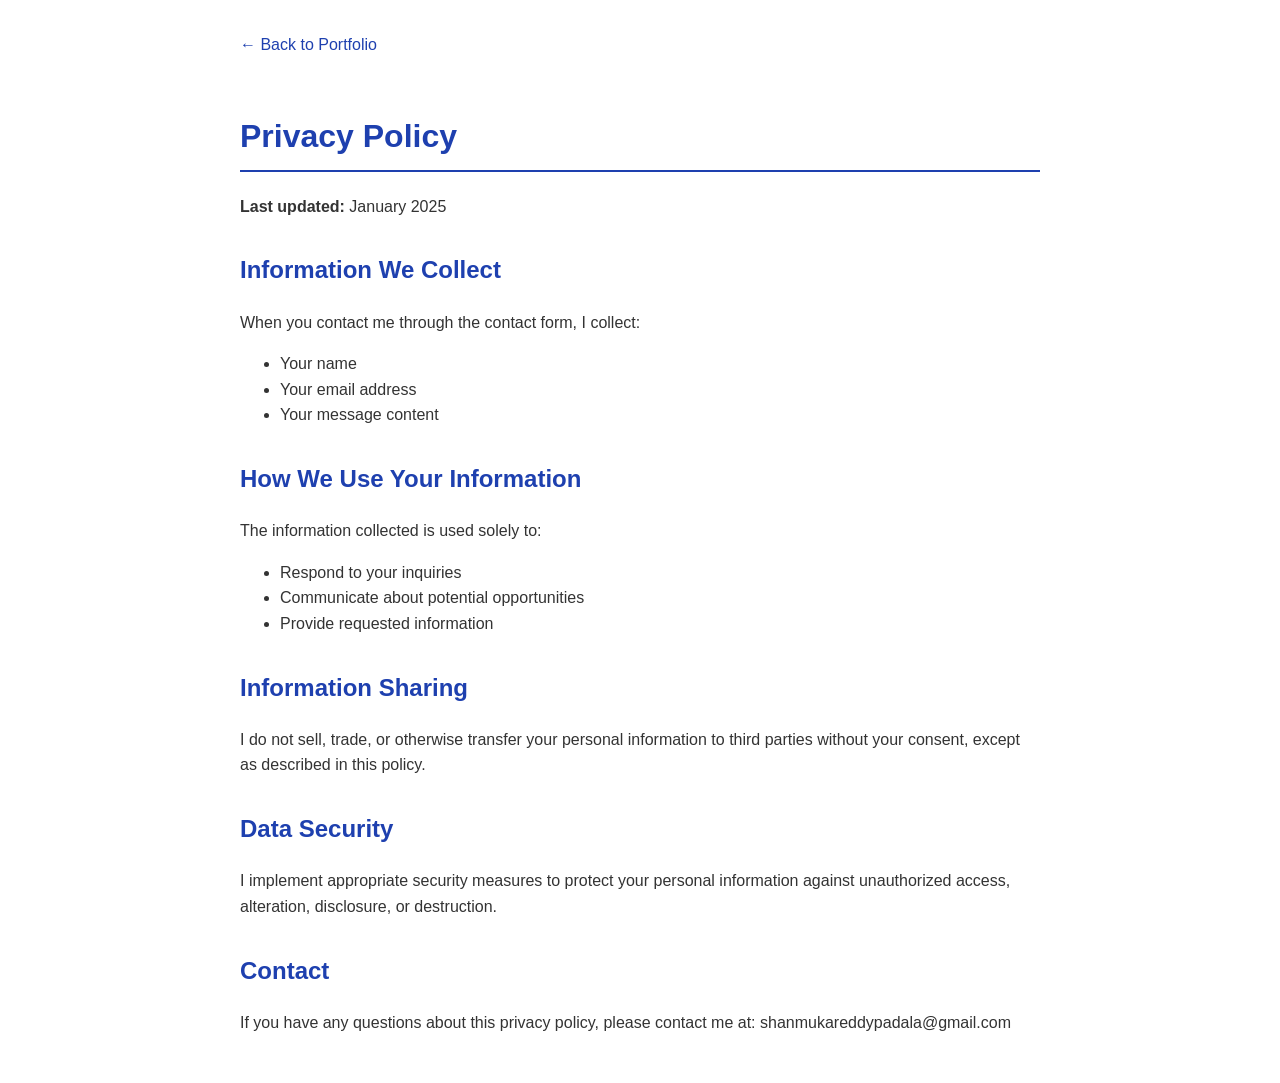
<file: privacy-policy.html>
<!DOCTYPE html>
<html lang="en">
<head>
    <meta charset="UTF-8">
    <meta name="viewport" content="width=device-width, initial-scale=1.0">
    <title>Privacy Policy - Padala Shanmuka Reddy</title>
    <style>
        body {
            font-family: Inter, sans-serif;
            line-height: 1.6;
            color: #333;
            max-width: 800px;
            margin: 0 auto;
            padding: 2rem;
        }
        h1 {
            color: #1e40af;
            border-bottom: 2px solid #1e40af;
            padding-bottom: 0.5rem;
        }
        h2 {
            color: #1e40af;
            margin-top: 2rem;
        }
        .back-link {
            display: inline-block;
            margin-bottom: 2rem;
            color: #1e40af;
            text-decoration: none;
        }
        .back-link:hover {
            text-decoration: underline;
        }
    </style>
</head>
<body>
    <a href="/" class="back-link">← Back to Portfolio</a>
    
    <h1>Privacy Policy</h1>
    
    <p><strong>Last updated:</strong> January 2025</p>
    
    <h2>Information We Collect</h2>
    <p>When you contact me through the contact form, I collect:</p>
    <ul>
        <li>Your name</li>
        <li>Your email address</li>
        <li>Your message content</li>
    </ul>
    
    <h2>How We Use Your Information</h2>
    <p>The information collected is used solely to:</p>
    <ul>
        <li>Respond to your inquiries</li>
        <li>Communicate about potential opportunities</li>
        <li>Provide requested information</li>
    </ul>
    
    <h2>Information Sharing</h2>
    <p>I do not sell, trade, or otherwise transfer your personal information to third parties without your consent, except as described in this policy.</p>
    
    <h2>Data Security</h2>
    <p>I implement appropriate security measures to protect your personal information against unauthorized access, alteration, disclosure, or destruction.</p>
    
    <h2>Contact</h2>
    <p>If you have any questions about this privacy policy, please contact me at: shanmukareddypadala@gmail.com</p>
</body>
</html>
</file>
